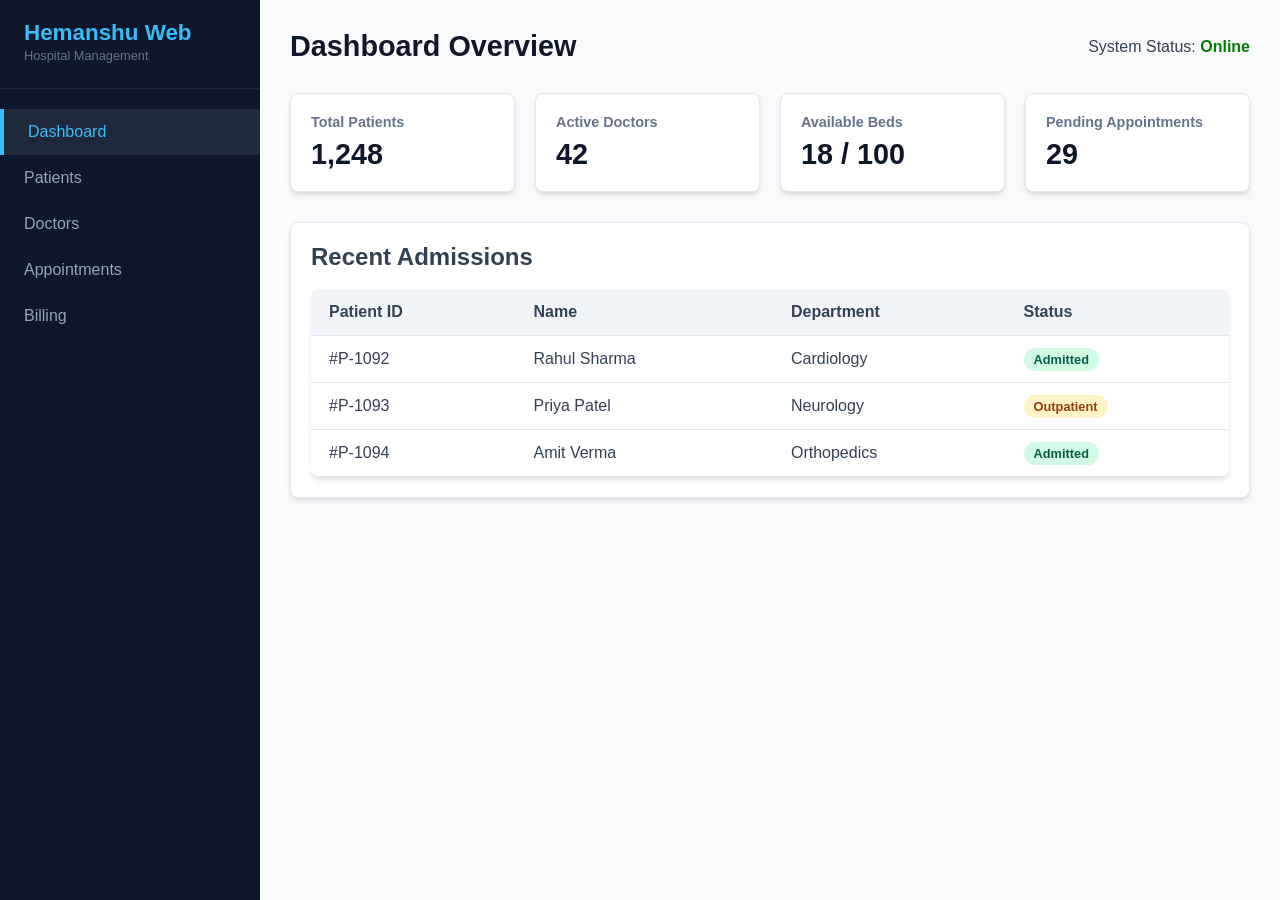
<file: index.html>
<!DOCTYPE html>
<html lang="en">
<head>
    <meta charset="UTF-8">
    <meta name="viewport" content="width=device-width, initial-scale=1.0">
    <title>Dashboard - Hemanshu Web HMS</title>
    <link rel="stylesheet" href="css/style.css">
</head>
<body>

    <!-- Sidebar Navigation -->
    <div class="sidebar">
        <div class="brand">
            <h2>Hemanshu Web</h2>
            <span>Hospital Management</span>
        </div>
        <ul class="nav-links">
            <li><a href="index.html" class="active">Dashboard</a></li>
            <li><a href="pages/patients.html">Patients</a></li>
            <li><a href="pages/doctors.html">Doctors</a></li>
            <li><a href="pages/appointments.html">Appointments</a></li>
            <li><a href="pages/billing.html">Billing</a></li>
        </ul>
    </div>

    <!-- Main Content Area -->
    <div class="main-content">
        <header>
            <h1 class="page-title">Dashboard Overview</h1>
            <span>System Status: <strong style="color: green;">Online</strong></span>
        </header>

        <!-- KPI Metrics Grid -->
        <div class="grid-4">
            <div class="card stat-card">
                <h3>Total Patients</h3>
                <div class="value">1,248</div>
            </div>
            <div class="card stat-card">
                <h3>Active Doctors</h3>
                <div class="value">42</div>
            </div>
            <div class="card stat-card">
                <h3>Available Beds</h3>
                <div class="value">18 / 100</div>
            </div>
            <div class="card stat-card">
                <h3>Pending Appointments</h3>
                <div class="value">29</div>
            </div>
        </div>

        <!-- Recent Activity Section -->
        <div class="card">
            <h2>Recent Admissions</h2>
            <br>
            <div class="table-container">
                <table>
                    <thead>
                        <tr>
                            <th>Patient ID</th>
                            <th>Name</th>
                            <th>Department</th>
                            <th>Status</th>
                        </tr>
                    </thead>
                    <tbody>
                        <tr>
                            <td>#P-1092</td>
                            <td>Rahul Sharma</td>
                            <td>Cardiology</td>
                            <td><span class="badge badge-success">Admitted</span></td>
                        </tr>
                        <tr>
                            <td>#P-1093</td>
                            <td>Priya Patel</td>
                            <td>Neurology</td>
                            <td><span class="badge badge-warning">Outpatient</span></td>
                        </tr>
                        <tr>
                            <td>#P-1094</td>
                            <td>Amit Verma</td>
                            <td>Orthopedics</td>
                            <td><span class="badge badge-success">Admitted</span></td>
                        </tr>
                    </tbody>
                </table>
            </div>
        </div>
    </div>

    <script src="javascript/main.js"></script>
</body>
</html>
</file>
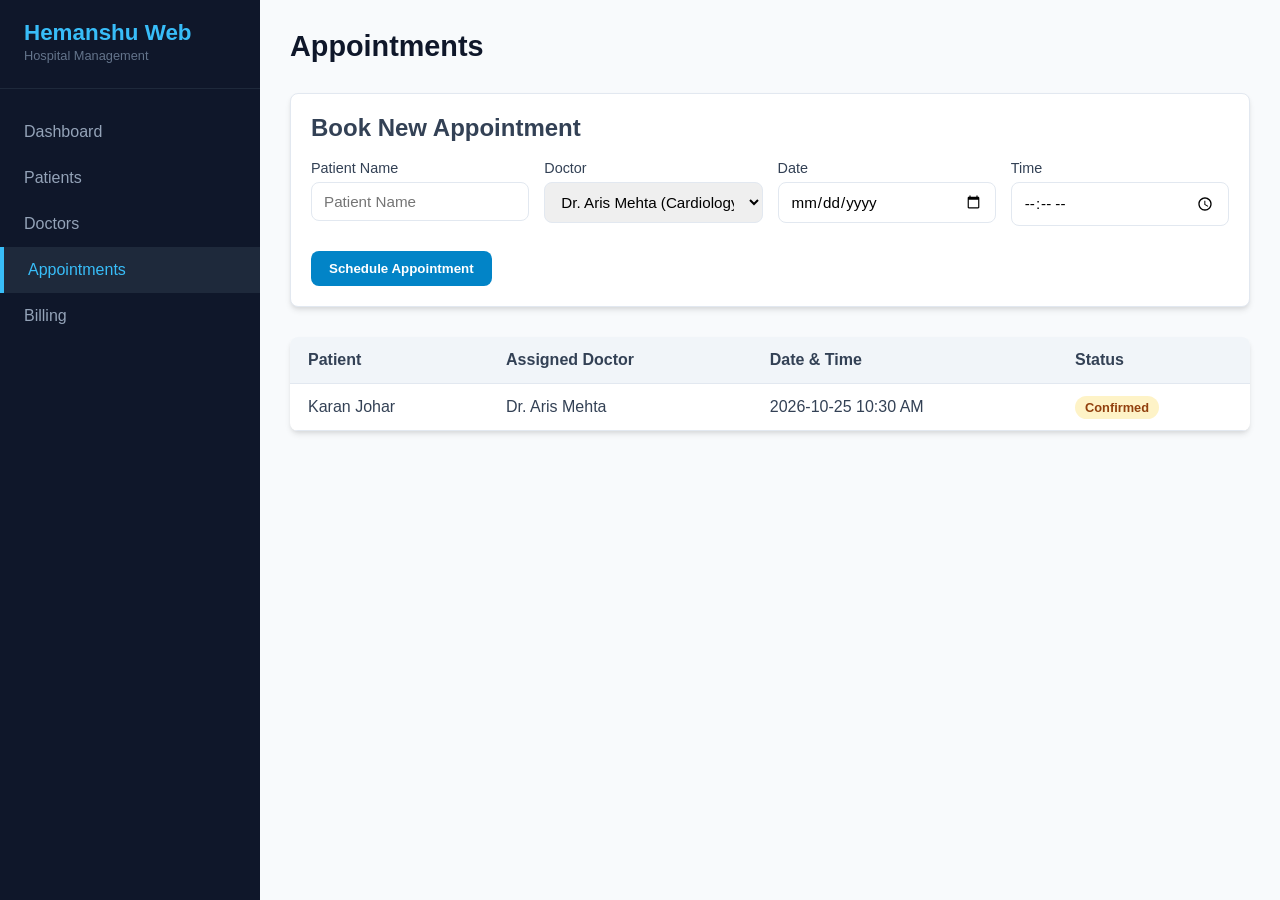
<file: pages/appointments.html>
<!DOCTYPE html>
<html lang="en">
<head>
    <meta charset="UTF-8">
    <meta name="viewport" content="width=device-width, initial-scale=1.0">
    <title>Appointments - Hemanshu Web HMS</title>
    <link rel="stylesheet" href="../css/style.css">
</head>
<body>

    <div class="sidebar">
        <div class="brand">
            <h2>Hemanshu Web</h2>
            <span>Hospital Management</span>
        </div>
        <ul class="nav-links">
            <li><a href="../index.html">Dashboard</a></li>
            <li><a href="patients.html">Patients</a></li>
            <li><a href="doctors.html">Doctors</a></li>
            <li><a href="appointments.html" class="active">Appointments</a></li>
            <li><a href="billing.html">Billing</a></li>
        </ul>
    </div>

    <div class="main-content">
        <header>
            <h1 class="page-title">Appointments</h1>
        </header>

        <div class="card" style="margin-bottom: 30px;">
            <h2>Book New Appointment</h2>
            <br>
            <form onsubmit="handleAppointmentSubmit(event)">
                <div style="display: grid; grid-template-columns: repeat(auto-fit, minmax(200px, 1fr)); gap: 15px;">
                    <div class="form-group">
                        <label for="appPatientName">Patient Name</label>
                        <input type="text" id="appPatientName" class="form-control" placeholder="Patient Name" required>
                    </div>
                    <div class="form-group">
                        <label for="appDoctor">Doctor</label>
                        <select id="appDoctor" class="form-control" required>
                            <option value="Dr. Aris Mehta">Dr. Aris Mehta (Cardiology)</option>
                            <option value="Dr. Sunita Rao">Dr. Sunita Rao (Neurology)</option>
                            <option value="Dr. Rajesh Iyer">Dr. Rajesh Iyer (Orthopedics)</option>
                            <option value="Dr. Neha Kapoor">Dr. Neha Kapoor (Pediatrics)</option>
                        </select>
                    </div>
                    <div class="form-group">
                        <label for="appDate">Date</label>
                        <input type="date" id="appDate" class="form-control" required>
                    </div>
                    <div class="form-group">
                        <label for="appTime">Time</label>
                        <input type="time" id="appTime" class="form-control" required>
                    </div>
                </div>
                <button type="submit" class="btn btn-primary" style="margin-top: 10px;">Schedule Appointment</button>
            </form>
        </div>

        <div class="table-container">
            <table>
                <thead>
                    <tr>
                        <th>Patient</th>
                        <th>Assigned Doctor</th>
                        <th>Date & Time</th>
                        <th>Status</th>
                    </tr>
                </thead>
                <tbody id="appointmentTableBody">
                    <tr>
                        <td>Karan Johar</td>
                        <td>Dr. Aris Mehta</td>
                        <td>2026-10-25 10:30 AM</td>
                        <td><span class="badge badge-warning">Confirmed</span></td>
                    </tr>
                </tbody>
            </table>
        </div>
    </div>

    <script src="../javascript/main.js"></script>
</body>
</html>
</file>
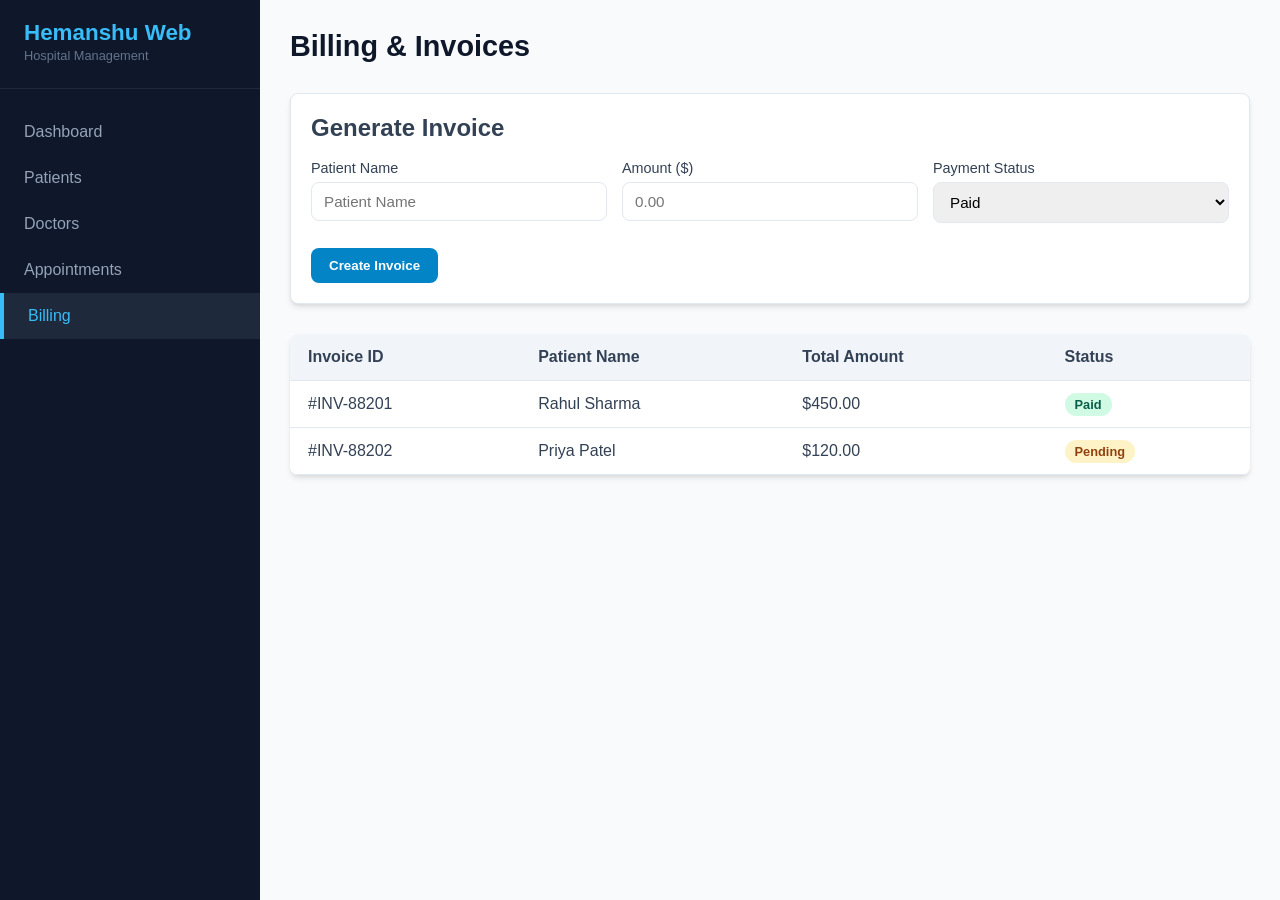
<file: pages/billing.html>
<!DOCTYPE html>
<html lang="en">
<head>
    <meta charset="UTF-8">
    <meta name="viewport" content="width=device-width, initial-scale=1.0">
    <title>Billing - Hemanshu Web HMS</title>
    <link rel="stylesheet" href="../css/style.css">
</head>
<body>

    <div class="sidebar">
        <div class="brand">
            <h2>Hemanshu Web</h2>
            <span>Hospital Management</span>
        </div>
        <ul class="nav-links">
            <li><a href="../index.html">Dashboard</a></li>
            <li><a href="patients.html">Patients</a></li>
            <li><a href="doctors.html">Doctors</a></li>
            <li><a href="appointments.html">Appointments</a></li>
            <li><a href="billing.html" class="active">Billing</a></li>
        </ul>
    </div>

    <div class="main-content">
        <header>
            <h1 class="page-title">Billing & Invoices</h1>
        </header>

        <div class="card" style="margin-bottom: 30px;">
            <h2>Generate Invoice</h2>
            <br>
            <form onsubmit="handleBillingSubmit(event)">
                <div style="display: grid; grid-template-columns: repeat(auto-fit, minmax(200px, 1fr)); gap: 15px;">
                    <div class="form-group">
                        <label for="billPatient">Patient Name</label>
                        <input type="text" id="billPatient" class="form-control" placeholder="Patient Name" required>
                    </div>
                    <div class="form-group">
                        <label for="billAmount">Amount ($)</label>
                        <input type="number" id="billAmount" step="0.01" class="form-control" placeholder="0.00" required>
                    </div>
                    <div class="form-group">
                        <label for="billStatus">Payment Status</label>
                        <select id="billStatus" class="form-control" required>
                            <option value="Paid">Paid</option>
                            <option value="Pending">Pending</option>
                            <option value="Overdue">Overdue</option>
                        </select>
                    </div>
                </div>
                <button type="submit" class="btn btn-primary" style="margin-top: 10px;">Create Invoice</button>
            </form>
        </div>

        <div class="table-container">
            <table>
                <thead>
                    <tr>
                        <th>Invoice ID</th>
                        <th>Patient Name</th>
                        <th>Total Amount</th>
                        <th>Status</th>
                    </tr>
                </thead>
                <tbody id="billingTableBody">
                    <tr>
                        <td>#INV-88201</td>
                        <td>Rahul Sharma</td>
                        <td>$450.00</td>
                        <td><span class="badge badge-success">Paid</span></td>
                    </tr>
                    <tr>
                        <td>#INV-88202</td>
                        <td>Priya Patel</td>
                        <td>$120.00</td>
                        <td><span class="badge badge-warning">Pending</span></td>
                    </tr>
                </tbody>
            </table>
        </div>
    </div>

    <script src="../javascript/main.js"></script>
</body>
</html>
</file>
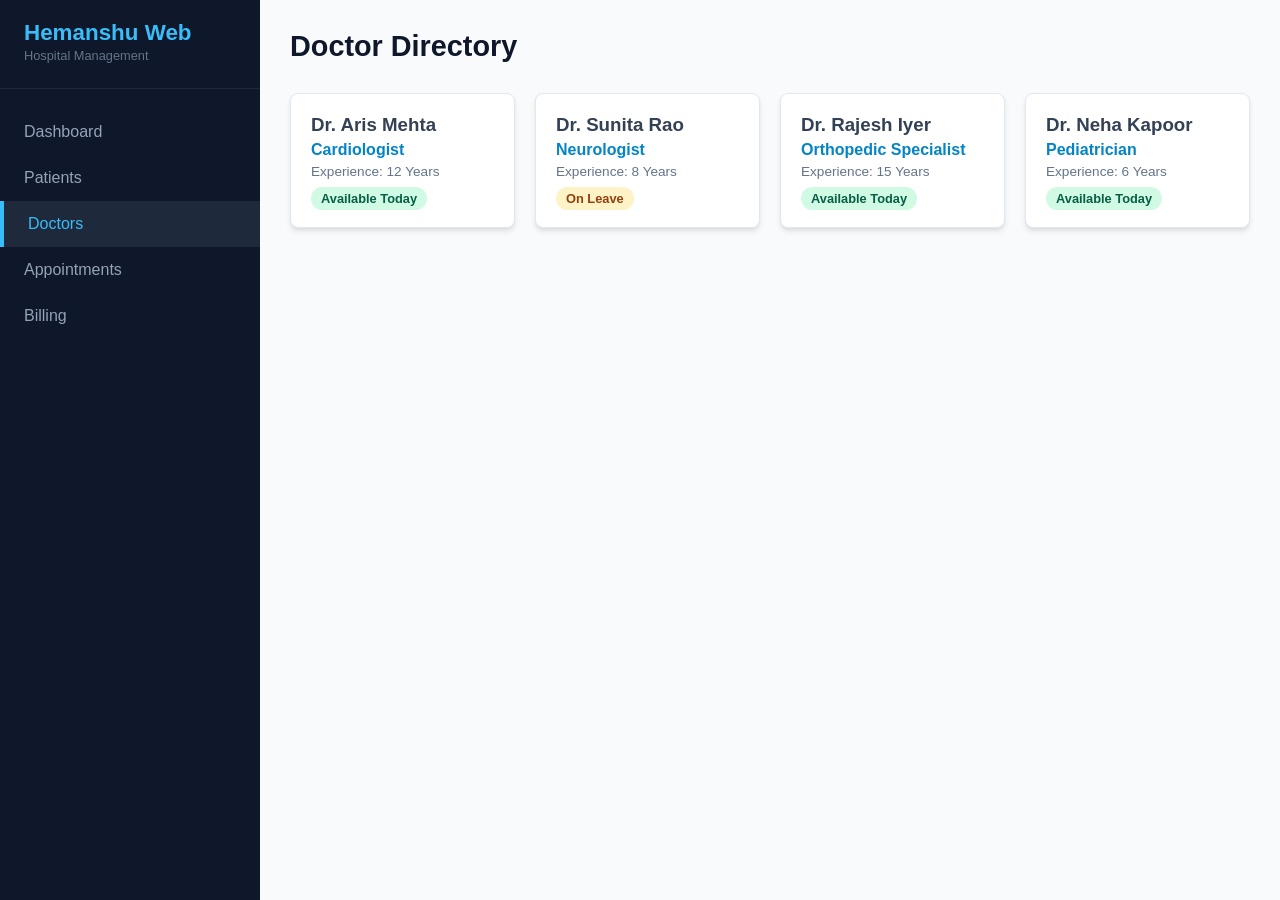
<file: pages/doctors.html>
<!DOCTYPE html>
<html lang="en">
<head>
    <meta charset="UTF-8">
    <meta name="viewport" content="width=device-width, initial-scale=1.0">
    <title>Doctors - Hemanshu Web HMS</title>
    <link rel="stylesheet" href="../css/style.css">
</head>
<body>

    <div class="sidebar">
        <div class="brand">
            <h2>Hemanshu Web</h2>
            <span>Hospital Management</span>
        </div>
        <ul class="nav-links">
            <li><a href="../index.html">Dashboard</a></li>
            <li><a href="patients.html">Patients</a></li>
            <li><a href="doctors.html" class="active">Doctors</a></li>
            <li><a href="appointments.html">Appointments</a></li>
            <li><a href="billing.html">Billing</a></li>
        </ul>
    </div>

    <div class="main-content">
        <header>
            <h1 class="page-title">Doctor Directory</h1>
        </header>

        <div class="grid-4">
            <div class="card">
                <h3>Dr. Aris Mehta</h3>
                <p style="color: var(--primary-color); font-weight: bold; margin: 5px 0;">Cardiologist</p>
                <p style="font-size: 0.85rem; color: var(--text-muted);">Experience: 12 Years</p>
                <p style="margin-top: 10px;"><span class="badge badge-success">Available Today</span></p>
            </div>
            <div class="card">
                <h3>Dr. Sunita Rao</h3>
                <p style="color: var(--primary-color); font-weight: bold; margin: 5px 0;">Neurologist</p>
                <p style="font-size: 0.85rem; color: var(--text-muted);">Experience: 8 Years</p>
                <p style="margin-top: 10px;"><span class="badge badge-warning">On Leave</span></p>
            </div>
            <div class="card">
                <h3>Dr. Rajesh Iyer</h3>
                <p style="color: var(--primary-color); font-weight: bold; margin: 5px 0;">Orthopedic Specialist</p>
                <p style="font-size: 0.85rem; color: var(--text-muted);">Experience: 15 Years</p>
                <p style="margin-top: 10px;"><span class="badge badge-success">Available Today</span></p>
            </div>
            <div class="card">
                <h3>Dr. Neha Kapoor</h3>
                <p style="color: var(--primary-color); font-weight: bold; margin: 5px 0;">Pediatrician</p>
                <p style="font-size: 0.85rem; color: var(--text-muted);">Experience: 6 Years</p>
                <p style="margin-top: 10px;"><span class="badge badge-success">Available Today</span></p>
            </div>
        </div>
    </div>

    <script src="../javascript/main.js"></script>
</body>
</html>
</file>
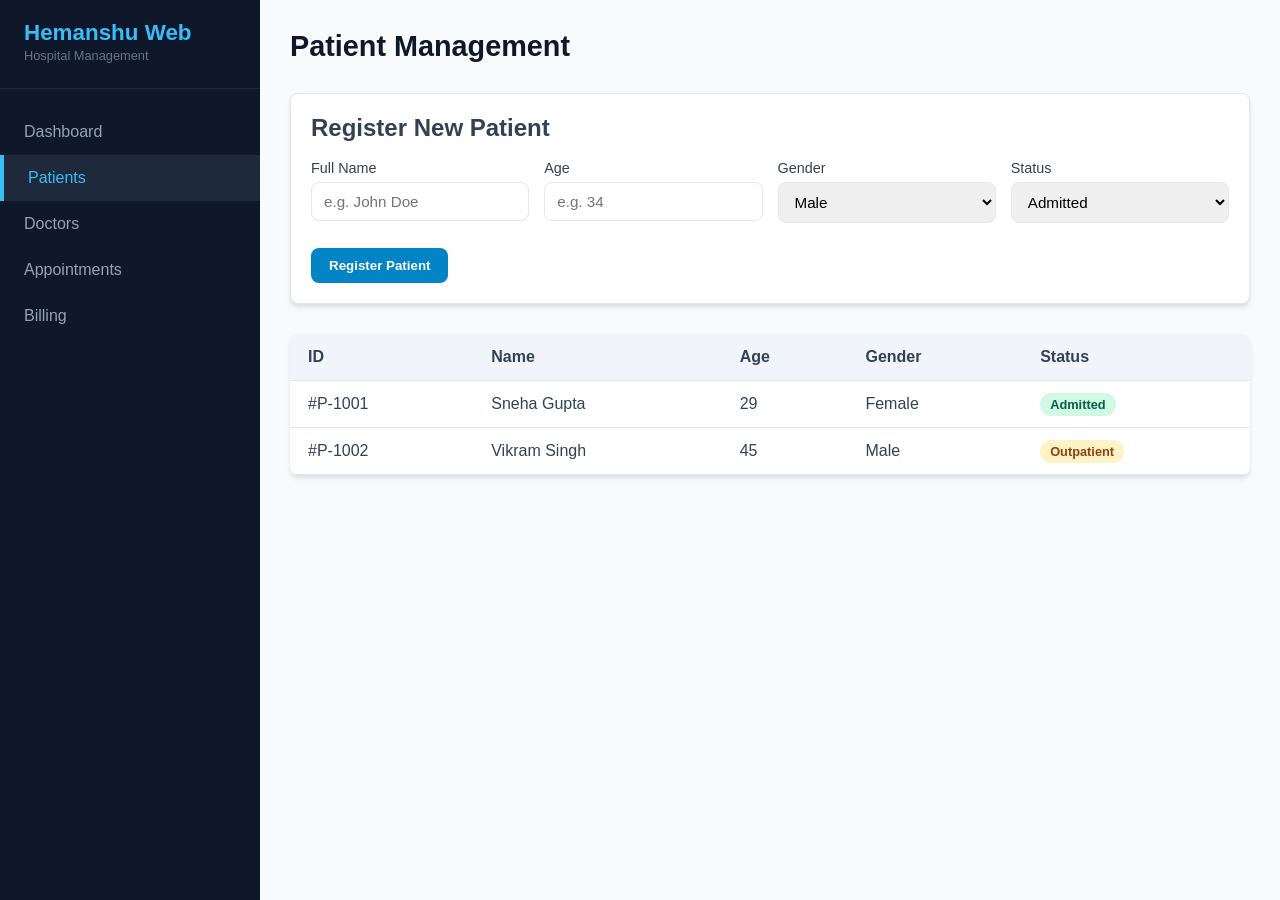
<file: pages/patients.html>
<!DOCTYPE html>
<html lang="en">
<head>
    <meta charset="UTF-8">
    <meta name="viewport" content="width=device-width, initial-scale=1.0">
    <title>Patients - Hemanshu Web HMS</title>
    <link rel="stylesheet" href="../css/style.css">
</head>
<body>

    <div class="sidebar">
        <div class="brand">
            <h2>Hemanshu Web</h2>
            <span>Hospital Management</span>
        </div>
        <ul class="nav-links">
            <li><a href="../index.html">Dashboard</a></li>
            <li><a href="patients.html" class="active">Patients</a></li>
            <li><a href="doctors.html">Doctors</a></li>
            <li><a href="appointments.html">Appointments</a></li>
            <li><a href="billing.html">Billing</a></li>
        </ul>
    </div>

    <div class="main-content">
        <header>
            <h1 class="page-title">Patient Management</h1>
        </header>

        <!-- Admission Form -->
        <div class="card" style="margin-bottom: 30px;">
            <h2>Register New Patient</h2>
            <br>
            <form onsubmit="handlePatientSubmit(event)">
                <div style="display: grid; grid-template-columns: repeat(auto-fit, minmax(200px, 1fr)); gap: 15px;">
                    <div class="form-group">
                        <label for="patientName">Full Name</label>
                        <input type="text" id="patientName" class="form-control" placeholder="e.g. John Doe" required>
                    </div>
                    <div class="form-group">
                        <label for="patientAge">Age</label>
                        <input type="number" id="patientAge" class="form-control" placeholder="e.g. 34" required>
                    </div>
                    <div class="form-group">
                        <label for="patientGender">Gender</label>
                        <select id="patientGender" class="form-control" required>
                            <option value="Male">Male</option>
                            <option value="Female">Female</option>
                            <option value="Other">Other</option>
                        </select>
                    </div>
                    <div class="form-group">
                        <label for="patientStatus">Status</label>
                        <select id="patientStatus" class="form-control" required>
                            <option value="Admitted">Admitted</option>
                            <option value="Outpatient">Outpatient</option>
                        </select>
                    </div>
                </div>
                <button type="submit" class="btn btn-primary" style="margin-top: 10px;">Register Patient</button>
            </form>
        </div>

        <!-- Patient Records Table -->
        <div class="table-container">
            <table>
                <thead>
                    <tr>
                        <th>ID</th>
                        <th>Name</th>
                        <th>Age</th>
                        <th>Gender</th>
                        <th>Status</th>
                    </tr>
                </thead>
                <tbody id="patientTableBody">
                    <tr>
                        <td>#P-1001</td>
                        <td>Sneha Gupta</td>
                        <td>29</td>
                        <td>Female</td>
                        <td><span class="badge badge-success">Admitted</span></td>
                    </tr>
                    <tr>
                        <td>#P-1002</td>
                        <td>Vikram Singh</td>
                        <td>45</td>
                        <td>Male</td>
                        <td><span class="badge badge-warning">Outpatient</span></td>
                    </tr>
                </tbody>
            </table>
        </div>
    </div>

    <script src="../javascript/main.js"></script>
</body>
</html>
</file>
<file: css/style.css>
/* --- Root Variables & Design Tokens --- */
:root {
    --primary-color: #0284c7;
    --primary-dark: #0369a1;
    --secondary-color: #0f172a;
    --bg-light: #f8fafc;
    --card-bg: #ffffff;
    --text-main: #334155;
    --text-muted: #64748b;
    --border-color: #e2e8f0;
    --success: #10b981;
    --warning: #f59e0b;
    --danger: #ef4444;
    --shadow: 0 4px 6px -1px rgba(0, 0, 0, 0.1), 0 2px 4px -1px rgba(0, 0, 0, 0.06);
    --radius: 8px;
}

* {
    margin: 0;
    padding: 0;
    box-sizing: border-box;
    font-family: 'Segoe UI', Tahoma, Geneva, Verdana, sans-serif;
}

body {
    background-color: var(--bg-light);
    color: var(--text-main);
    display: flex;
    min-height: 100vh;
}

/* --- Layout & Navigation --- */
.sidebar {
    width: 260px;
    background-color: var(--secondary-color);
    color: #fff;
    padding: 20px 0;
    position: fixed;
    height: 100vh;
    left: 0;
    top: 0;
}

.brand {
    padding: 0 24px 24px;
    border-bottom: 1px solid #1e293b;
}

.brand h2 {
    font-size: 1.4rem;
    color: #38bdf8;
}

.brand span {
    font-size: 0.8rem;
    color: var(--text-muted);
}

.nav-links {
    list-style: none;
    margin-top: 20px;
}

.nav-links li a {
    display: flex;
    align-items: center;
    padding: 14px 24px;
    color: #94a3b8;
    text-decoration: none;
    font-weight: 500;
    transition: all 0.3s ease;
}

.nav-links li a:hover,
.nav-links li a.active {
    background-color: #1e293b;
    color: #38bdf8;
    border-left: 4px solid #38bdf8;
}

.main-content {
    margin-left: 260px;
    flex: 1;
    padding: 30px;
}

/* --- Headers & Cards --- */
header {
    display: flex;
    justify-content: space-between;
    align-items: center;
    margin-bottom: 30px;
}

.page-title {
    font-size: 1.8rem;
    color: var(--secondary-color);
}

.grid-4 {
    display: grid;
    grid-template-columns: repeat(auto-fit, minmax(220px, 1fr));
    gap: 20px;
    margin-bottom: 30px;
}

.card {
    background: var(--card-bg);
    padding: 20px;
    border-radius: var(--radius);
    box-shadow: var(--shadow);
    border: 1px solid var(--border-color);
}

.stat-card h3 {
    font-size: 0.9rem;
    color: var(--text-muted);
    margin-bottom: 8px;
}

.stat-card .value {
    font-size: 1.8rem;
    font-weight: bold;
    color: var(--secondary-color);
}

/* --- Forms & Inputs --- */
.form-group {
    margin-bottom: 15px;
}

.form-group label {
    display: block;
    margin-bottom: 6px;
    font-weight: 500;
    font-size: 0.9rem;
}

.form-control {
    width: 100%;
    padding: 10px 12px;
    border: 1px solid var(--border-color);
    border-radius: var(--radius);
    outline: none;
    font-size: 0.95rem;
}

.form-control:focus {
    border-color: var(--primary-color);
}

.btn {
    padding: 10px 18px;
    border: none;
    border-radius: var(--radius);
    cursor: pointer;
    font-weight: 600;
    transition: 0.2s;
}

.btn-primary {
    background-color: var(--primary-color);
    color: white;
}

.btn-primary:hover {
    background-color: var(--primary-dark);
}

/* --- Tables --- */
.table-container {
    background: var(--card-bg);
    border-radius: var(--radius);
    box-shadow: var(--shadow);
    overflow-x: auto;
}

table {
    width: 100%;
    border-collapse: collapse;
    text-align: left;
}

th, td {
    padding: 14px 18px;
    border-bottom: 1px solid var(--border-color);
}

th {
    background-color: #f1f5f9;
    color: var(--text-main);
    font-weight: 600;
}

.badge {
    padding: 4px 10px;
    border-radius: 12px;
    font-size: 0.8rem;
    font-weight: 600;
}

.badge-success { background: #d1fae5; color: #065f46; }
.badge-warning { background: #fef3c7; color: #92400e; }
.badge-danger  { background: #fee2e2; color: #991b1b; }
</file>
